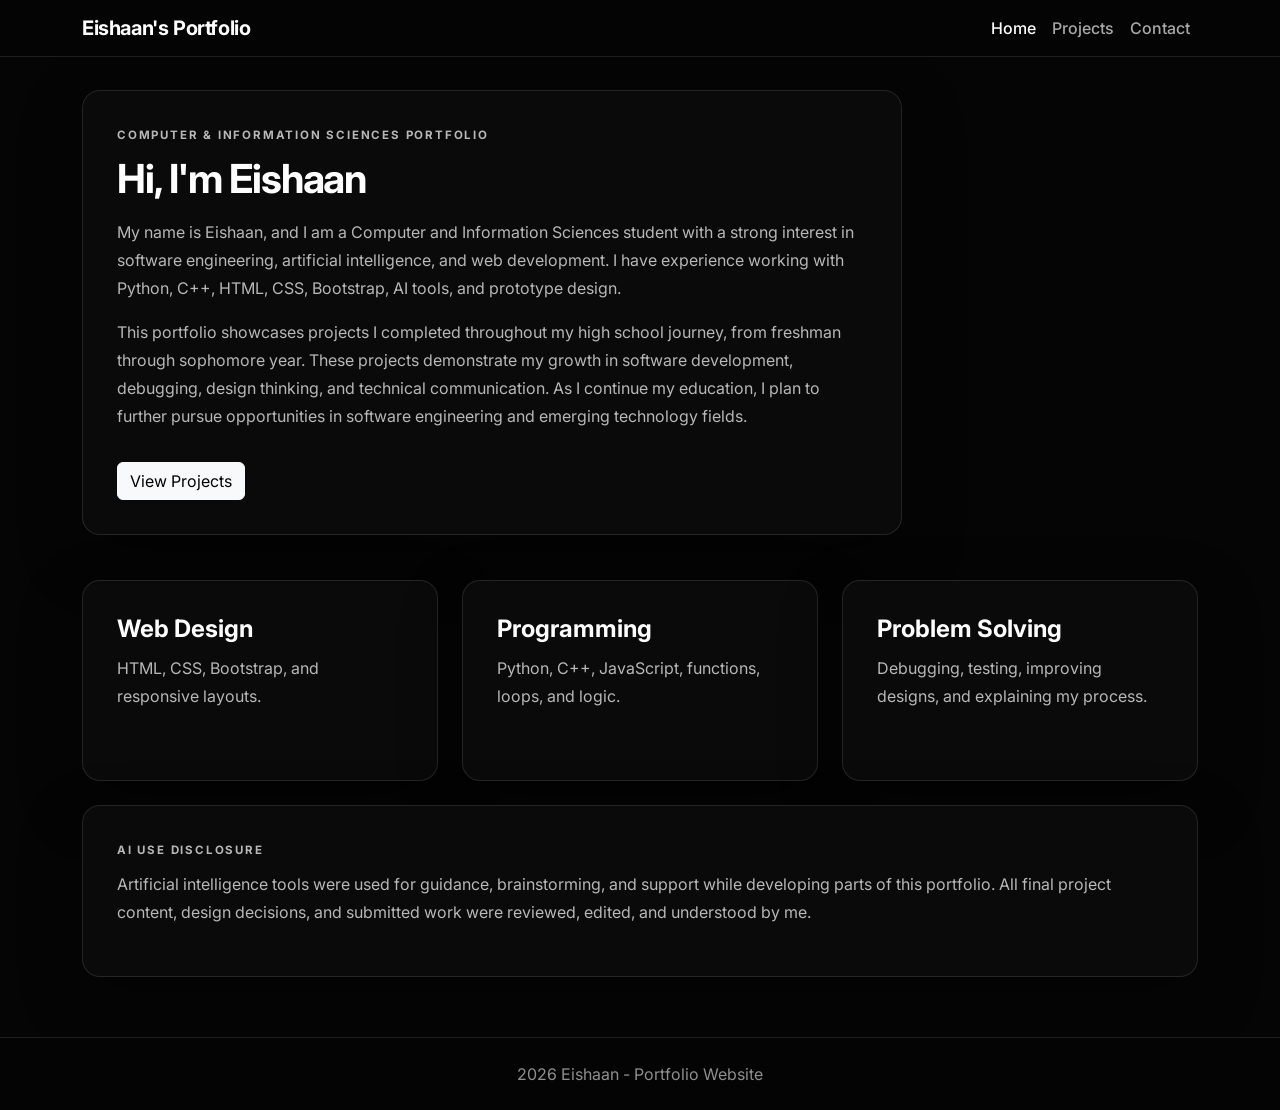
<file: index.html>
<!DOCTYPE html>
<html lang="en">
<head>
  <meta charset="UTF-8" />
  <meta name="viewport" content="width=device-width, initial-scale=1.0" />

  <title>Eishaan's Portfolio</title>

  <link href="https://cdn.jsdelivr.net/npm/bootstrap@5.3.3/dist/css/bootstrap.min.css" rel="stylesheet">
  <link href="https://fonts.googleapis.com/css2?family=Inter:wght@400;600;700&display=swap" rel="stylesheet">
  <link rel="stylesheet" href="style.css">
</head>
<body>

<iframe class="p5-background" src="https://editor.p5js.org/EISHAAN/full/vcULu6xx0"></iframe>

<nav class="navbar navbar-expand-lg navbar-dark bg-black border-bottom fixed-top">
  <div class="container">
    <a class="navbar-brand fw-bold" href="index.html">Eishaan's Portfolio</a>

    <button class="navbar-toggler" type="button" data-bs-toggle="collapse" data-bs-target="#navbarNav">
      <span class="navbar-toggler-icon"></span>
    </button>

    <div class="collapse navbar-collapse justify-content-end" id="navbarNav">
      <ul class="navbar-nav">
        <li class="nav-item"><a class="nav-link active" href="index.html">Home</a></li>
        <li class="nav-item"><a class="nav-link" href="About.html">Projects</a></li>
        <li class="nav-item"><a class="nav-link" href="Contact.html">Contact</a></li>
      </ul>
    </div>
  </div>
</nav>

<section class="hero">
  <div class="container">
    <div class="hero-box">
      <p class="small-label">Computer & Information Sciences Portfolio</p>
      <h1>Hi, I'm Eishaan</h1>

      <p>
        My name is Eishaan, and I am a Computer and Information Sciences student with a strong interest
        in software engineering, artificial intelligence, and web development. I have experience working
        with Python, C++, HTML, CSS, Bootstrap, AI tools, and prototype design.
      </p>

      <p>
        This portfolio showcases projects I completed throughout my high school journey, from freshman
        through sophomore year. These projects demonstrate my growth in software development, debugging,
        design thinking, and technical communication. As I continue my education, I plan to further pursue
        opportunities in software engineering and emerging technology fields.
      </p>

      <a href="About.html" class="btn btn-light mt-3">View Projects</a>
    </div>
  </div>
</section>

<section class="container">
  <div class="row g-4">
    <div class="col-md-4">
      <div class="simple-card">
        <h4>Web Design</h4>
        <p>HTML, CSS, Bootstrap, and responsive layouts.</p>
      </div>
    </div>

    <div class="col-md-4">
      <div class="simple-card">
        <h4>Programming</h4>
        <p>Python, C++, JavaScript, functions, loops, and logic.</p>
      </div>
    </div>

    <div class="col-md-4">
      <div class="simple-card">
        <h4>Problem Solving</h4>
        <p>Debugging, testing, improving designs, and explaining my process.</p>
      </div>
    </div>
  </div>
</section>

<section class="container">
  <div class="simple-card mt-4">
    <p class="small-label">AI Use Disclosure</p>
    <p>
      Artificial intelligence tools were used for guidance, brainstorming, and support while developing parts of this portfolio.
      All final project content, design decisions, and submitted work were reviewed, edited, and understood by me.
    </p>
  </div>
</section>

<footer>
  <div class="container">
    <p>2026 Eishaan - Portfolio Website</p>
  </div>
</footer>

<script src="https://cdn.jsdelivr.net/npm/bootstrap@5.3.3/dist/js/bootstrap.bundle.min.js"></script>

</body>
</html>
</file>
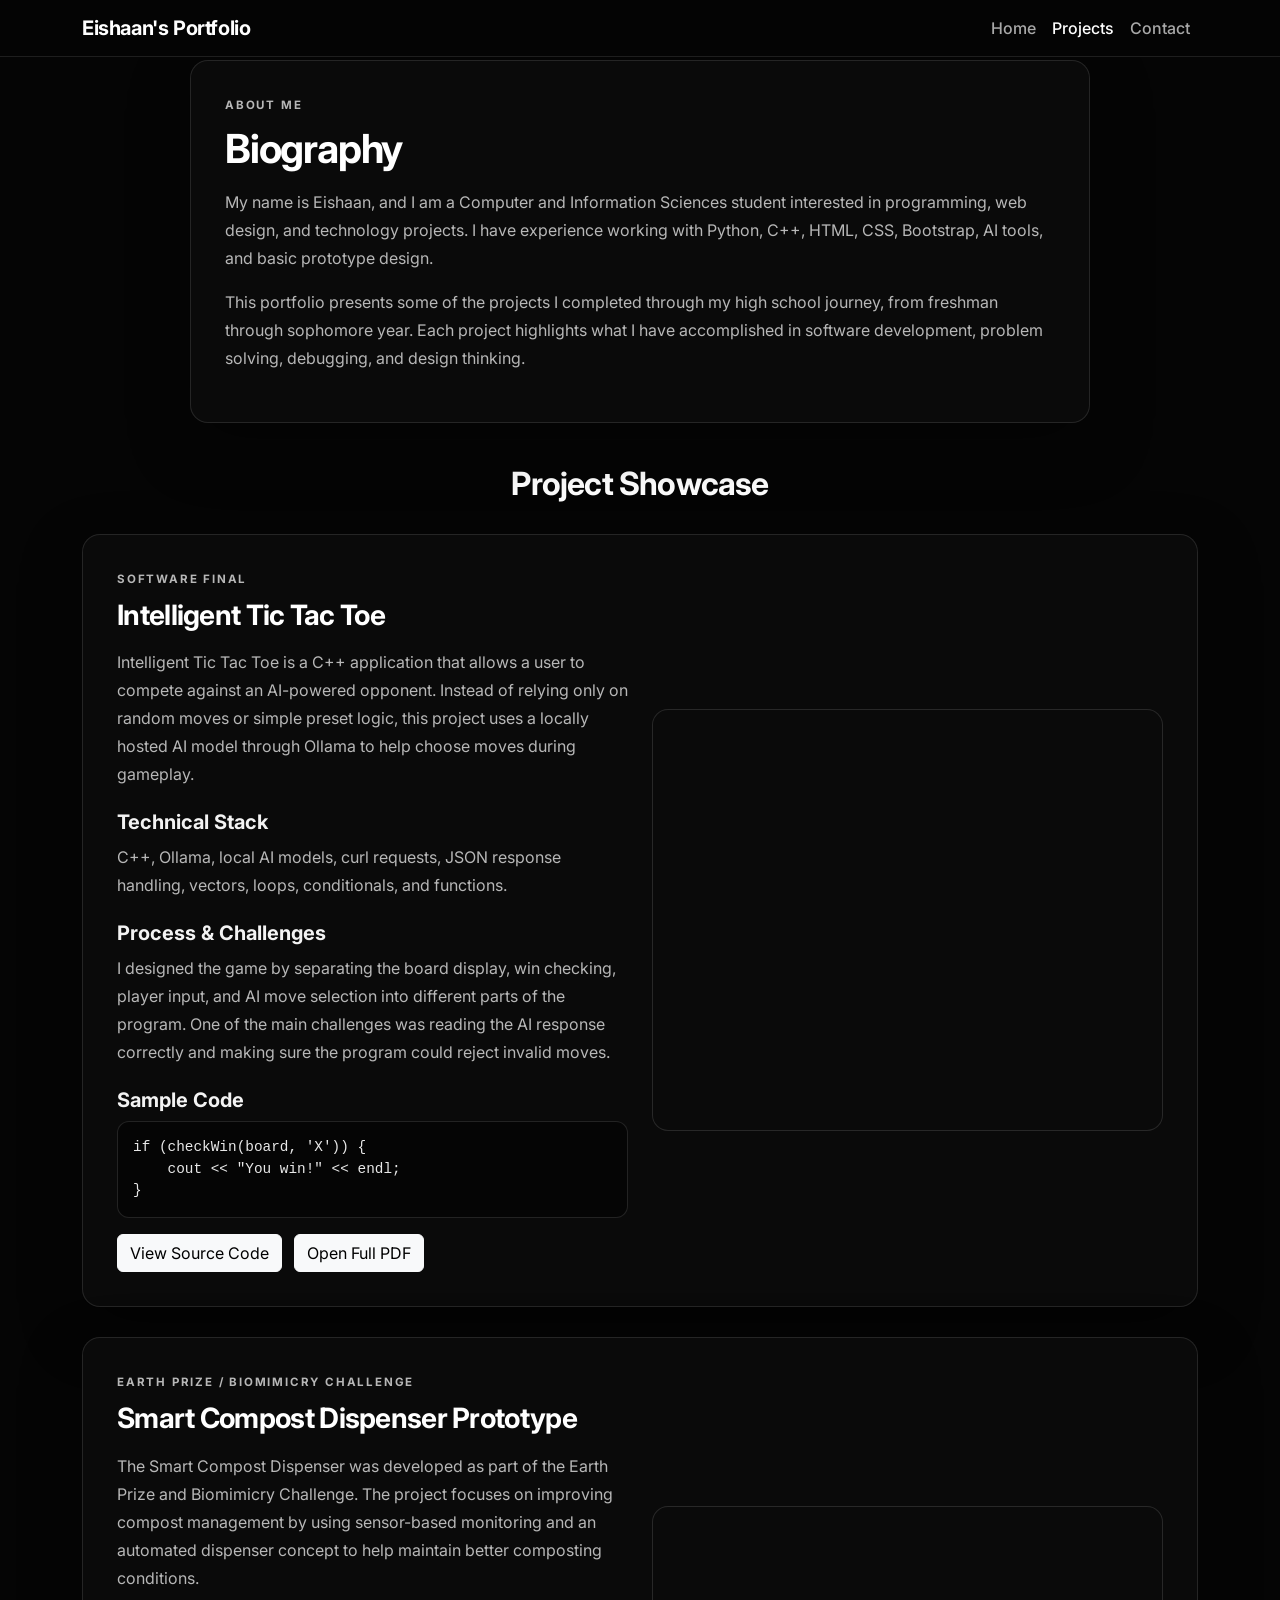
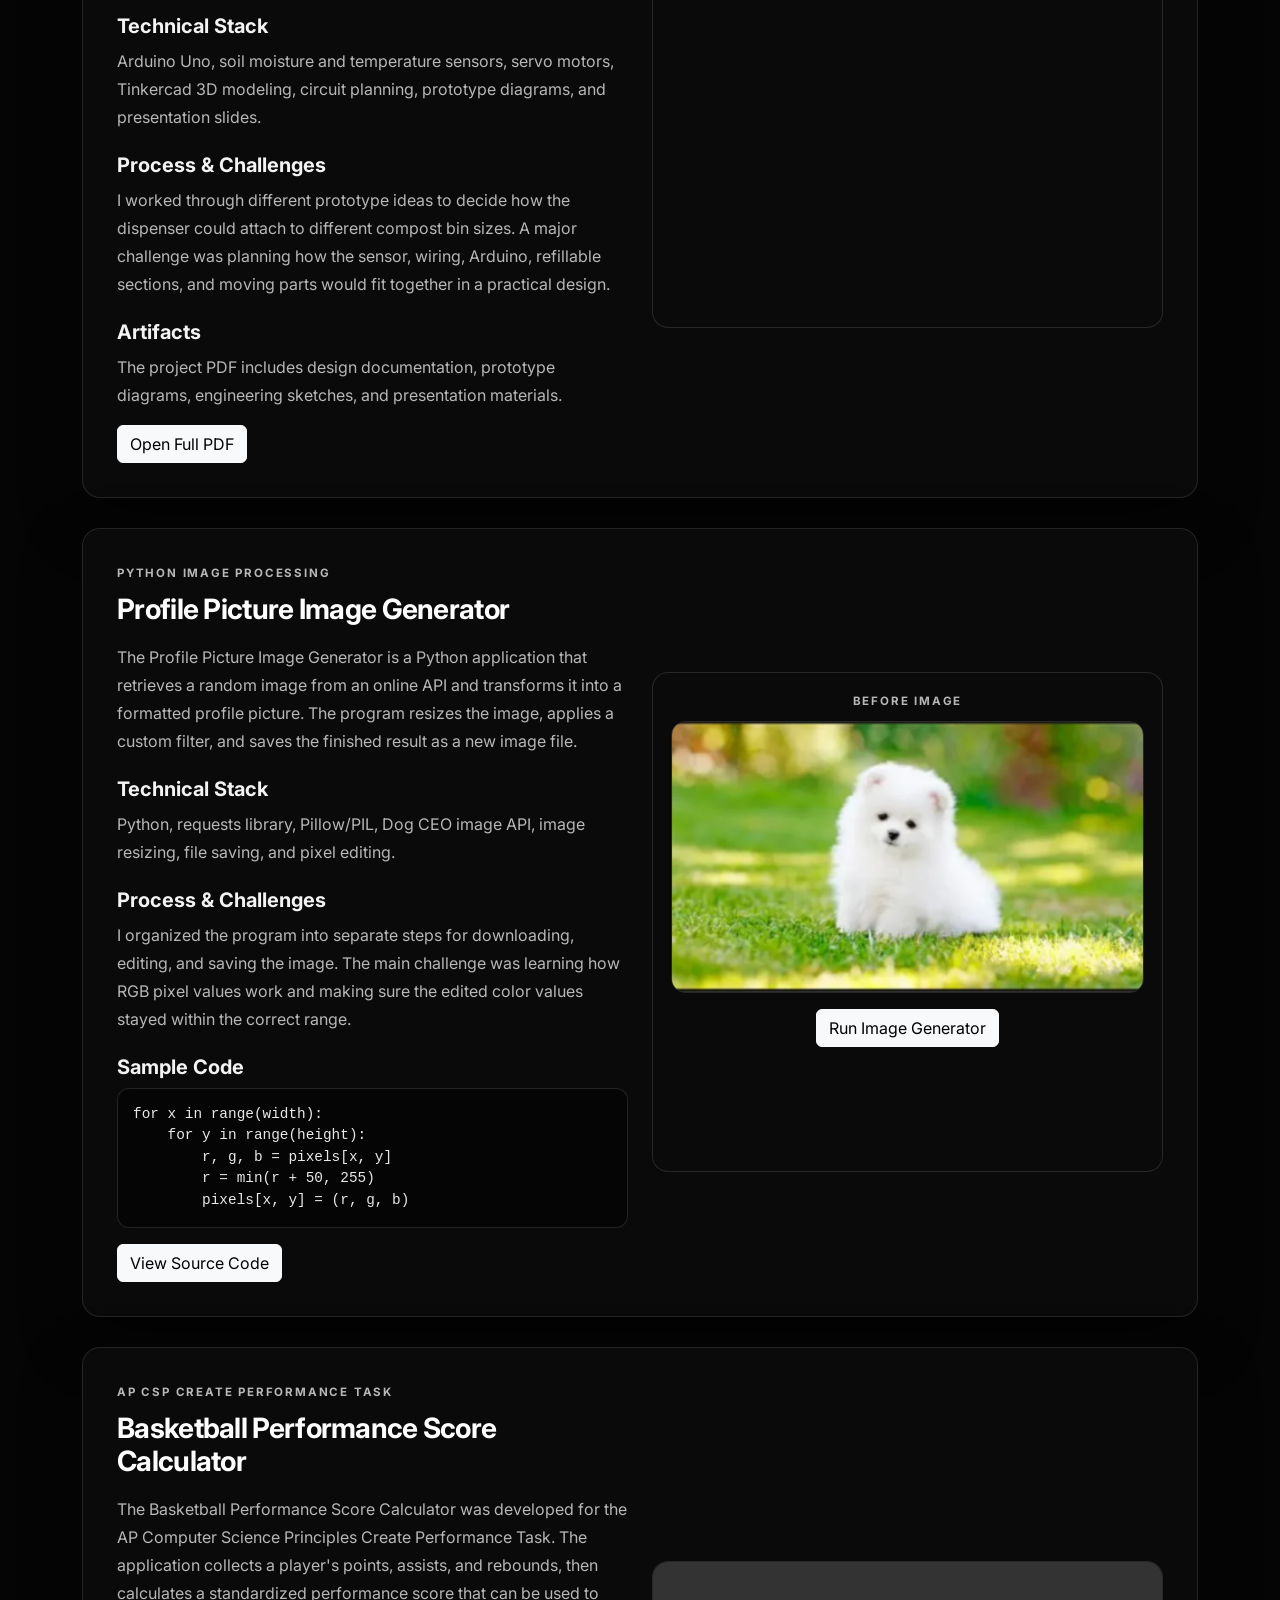
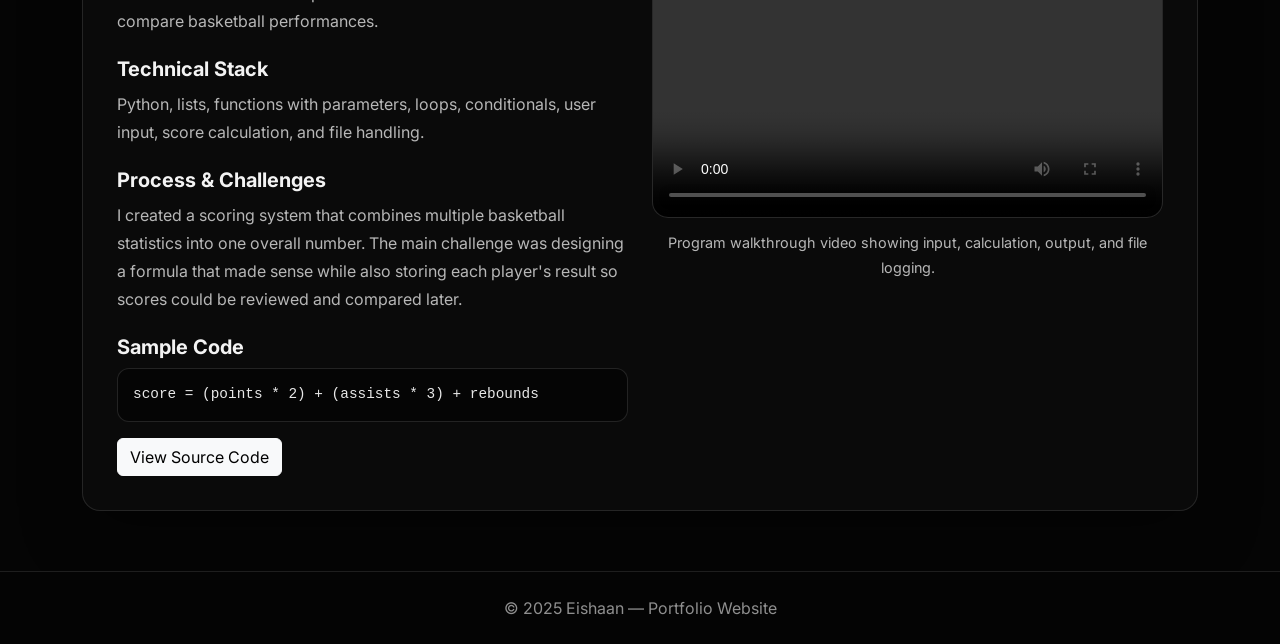
<file: about.html>
<!DOCTYPE html>
<html lang="en">
<head>
  <meta charset="UTF-8" />
  <meta name="viewport" content="width=device-width, initial-scale=1.0" />

  <title>Projects</title>

  <link href="https://cdn.jsdelivr.net/npm/bootstrap@5.3.3/dist/css/bootstrap.min.css" rel="stylesheet">
  <link href="https://fonts.googleapis.com/css2?family=Inter:wght@400;600;700&display=swap" rel="stylesheet">
  <link rel="stylesheet" href="style.css">
</head>
<body>

<iframe class="p5-background" src="https://editor.p5js.org/EISHAAN/full/vcULu6xx0"></iframe>

<nav class="navbar navbar-expand-lg navbar-dark bg-black border-bottom fixed-top">
  <div class="container">
    <a class="navbar-brand fw-bold" href="index.html">Eishaan's Portfolio</a>

    <button class="navbar-toggler" type="button" data-bs-toggle="collapse" data-bs-target="#navbarNav">
      <span class="navbar-toggler-icon"></span>
    </button>

    <div class="collapse navbar-collapse justify-content-end" id="navbarNav">
      <ul class="navbar-nav">
        <li class="nav-item"><a class="nav-link" href="index.html">Home</a></li>
        <li class="nav-item"><a class="nav-link active" href="About.html">Projects</a></li>
        <li class="nav-item"><a class="nav-link" href="Contact.html">Contact</a></li>
      </ul>
    </div>
  </div>
</nav>

<section class="container">
  <div class="page-intro">
    <p class="small-label">About Me</p>
    <h1>Biography</h1>

    <p>
      My name is Eishaan, and I am a Computer and Information Sciences student interested in programming,
      web design, and technology projects. I have experience working with Python, C++, HTML, CSS,
      Bootstrap, AI tools, and basic prototype design.
    </p>

    <p>
      This portfolio presents some of the projects I completed through my high school journey, from freshman
      through sophomore year. Each project highlights what I have accomplished in software development,
      problem solving, debugging, and design thinking.
    </p>
  </div>
</section>

<section class="container">
  <h2 class="section-title">Project Showcase</h2>

  <div class="project-card">
    <div class="row g-4 align-items-center">
      <div class="col-md-6">
        <p class="small-label">Software Final</p>
        <h3>Intelligent Tic Tac Toe</h3>

        <p>
          Intelligent Tic Tac Toe is a C++ application that allows a user to compete against an AI-powered opponent.
          Instead of relying only on random moves or simple preset logic, this project uses a locally hosted AI model
          through Ollama to help choose moves during gameplay.
        </p>

        <h5>Technical Stack</h5>
        <p>
          C++, Ollama, local AI models, curl requests, JSON response handling, vectors, loops, conditionals,
          and functions.
        </p>

        <h5>Process & Challenges</h5>
        <p>
          I designed the game by separating the board display, win checking, player input, and AI move selection
          into different parts of the program. One of the main challenges was reading the AI response correctly
          and making sure the program could reject invalid moves.
        </p>

        <h5>Sample Code</h5>
        <pre><code>if (checkWin(board, 'X')) {
    cout &lt;&lt; "You win!" &lt;&lt; endl;
}</code></pre>

        <a class="btn btn-light" href="https://github.com/Eishaan465/34" target="_blank">View Source Code</a>
        <a class="btn btn-light ms-2" href="ai-tic-tac-toe.pdf" target="_blank">Open Full PDF</a>
      </div>

      <div class="col-md-6">
        <div class="pdf-box">
          <iframe src="ai-tic-tac-toe.pdf#toolbar=0&page=1"></iframe>
        </div>
      </div>
    </div>
  </div>

  <div class="project-card">
    <div class="row g-4 align-items-center">
      <div class="col-md-6">
        <p class="small-label">Earth Prize / Biomimicry Challenge</p>
        <h3>Smart Compost Dispenser Prototype</h3>

        <p>
          The Smart Compost Dispenser was developed as part of the Earth Prize and Biomimicry Challenge.
          The project focuses on improving compost management by using sensor-based monitoring and an
          automated dispenser concept to help maintain better composting conditions.
        </p>

        <h5>Technical Stack</h5>
        <p>
          Arduino Uno, soil moisture and temperature sensors, servo motors, Tinkercad 3D modeling,
          circuit planning, prototype diagrams, and presentation slides.
        </p>

        <h5>Process & Challenges</h5>
        <p>
          I worked through different prototype ideas to decide how the dispenser could attach to different compost
          bin sizes. A major challenge was planning how the sensor, wiring, Arduino, refillable sections, and
          moving parts would fit together in a practical design.
        </p>

        <h5>Artifacts</h5>
        <p>
          The project PDF includes design documentation, prototype diagrams, engineering sketches, and
          presentation materials.
        </p>

        <a class="btn btn-light" href="biomimicry.pdf" target="_blank">Open Full PDF</a>
      </div>

      <div class="col-md-6">
        <div class="pdf-box">
          <iframe src="biomimicry.pdf#toolbar=0&page=1"></iframe>
        </div>
      </div>
    </div>
  </div>

  <div class="project-card">
    <div class="row g-4 align-items-center">
      <div class="col-md-6">
        <p class="small-label">Python Image Processing</p>
        <h3>Profile Picture Image Generator</h3>

        <p>
          The Profile Picture Image Generator is a Python application that retrieves a random image from an online
          API and transforms it into a formatted profile picture. The program resizes the image, applies a custom
          filter, and saves the finished result as a new image file.
        </p>

        <h5>Technical Stack</h5>
        <p>
          Python, requests library, Pillow/PIL, Dog CEO image API, image resizing, file saving, and pixel editing.
        </p>

        <h5>Process & Challenges</h5>
        <p>
          I organized the program into separate steps for downloading, editing, and saving the image. The main
          challenge was learning how RGB pixel values work and making sure the edited color values stayed within
          the correct range.
        </p>

        <h5>Sample Code</h5>
        <pre><code>for x in range(width):
    for y in range(height):
        r, g, b = pixels[x, y]
        r = min(r + 50, 255)
        pixels[x, y] = (r, g, b)</code></pre>

        <a class="btn btn-light" href="https://github.com/Eishaan465/12341" target="_blank">View Source Code</a>
      </div>

      <div class="col-md-6">
        <div class="image-demo">
          <p id="dogStatus" class="small-label">Before Image</p>
          <img id="dogImage" src="images/dog-before.png" alt="Dog image before running the Python image generator">
          <button class="btn btn-light mt-3" onclick="runDogDemo()">Run Image Generator</button>
        </div>
      </div>
    </div>
  </div>

  <div class="project-card">
    <div class="row g-4 align-items-center">
      <div class="col-md-6">
        <p class="small-label">AP CSP Create Performance Task</p>
        <h3>Basketball Performance Score Calculator</h3>

        <p>
          The Basketball Performance Score Calculator was developed for the AP Computer Science Principles Create
          Performance Task. The application collects a player's points, assists, and rebounds, then calculates a
          standardized performance score that can be used to compare basketball performances.
        </p>

        <h5>Technical Stack</h5>
        <p>
          Python, lists, functions with parameters, loops, conditionals, user input, score calculation,
          and file handling.
        </p>

        <h5>Process & Challenges</h5>
        <p>
          I created a scoring system that combines multiple basketball statistics into one overall number.
          The main challenge was designing a formula that made sense while also storing each player's result
          so scores could be reviewed and compared later.
        </p>

        <h5>Sample Code</h5>
        <pre><code>score = (points * 2) + (assists * 3) + rebounds</code></pre>

        <a class="btn btn-light" href="https://github.com/Eishaan465/Player-Basketball-Stats" target="_blank">View Source Code</a>
      </div>

      <div class="col-md-6">
        <div class="video-box">
          <video controls>
            <source src="ap-csp-walkthrough.mp4" type="video/mp4">
            Your browser does not support the video tag.
          </video>
        </div>

        <p class="video-caption">
          Program walkthrough video showing input, calculation, output, and file logging.
        </p>
      </div>
    </div>
  </div>
</section>

<footer>
  <div class="container">
    <p>© 2025 Eishaan — Portfolio Website</p>
  </div>
</footer>

<script>
  function runDogDemo() {
    const dogImage = document.getElementById("dogImage");
    const dogStatus = document.getElementById("dogStatus");

    dogStatus.textContent = "Running Image Generator...";

    setTimeout(function () {
      dogImage.src = "images/dog-after.png";
      dogImage.alt = "Dog image after running the Python image generator";
      dogStatus.textContent = "After Image";
    }, 900);
  }
</script>

<script src="https://cdn.jsdelivr.net/npm/bootstrap@5.3.3/dist/js/bootstrap.bundle.min.js"></script>

</body>
</html>
</file>
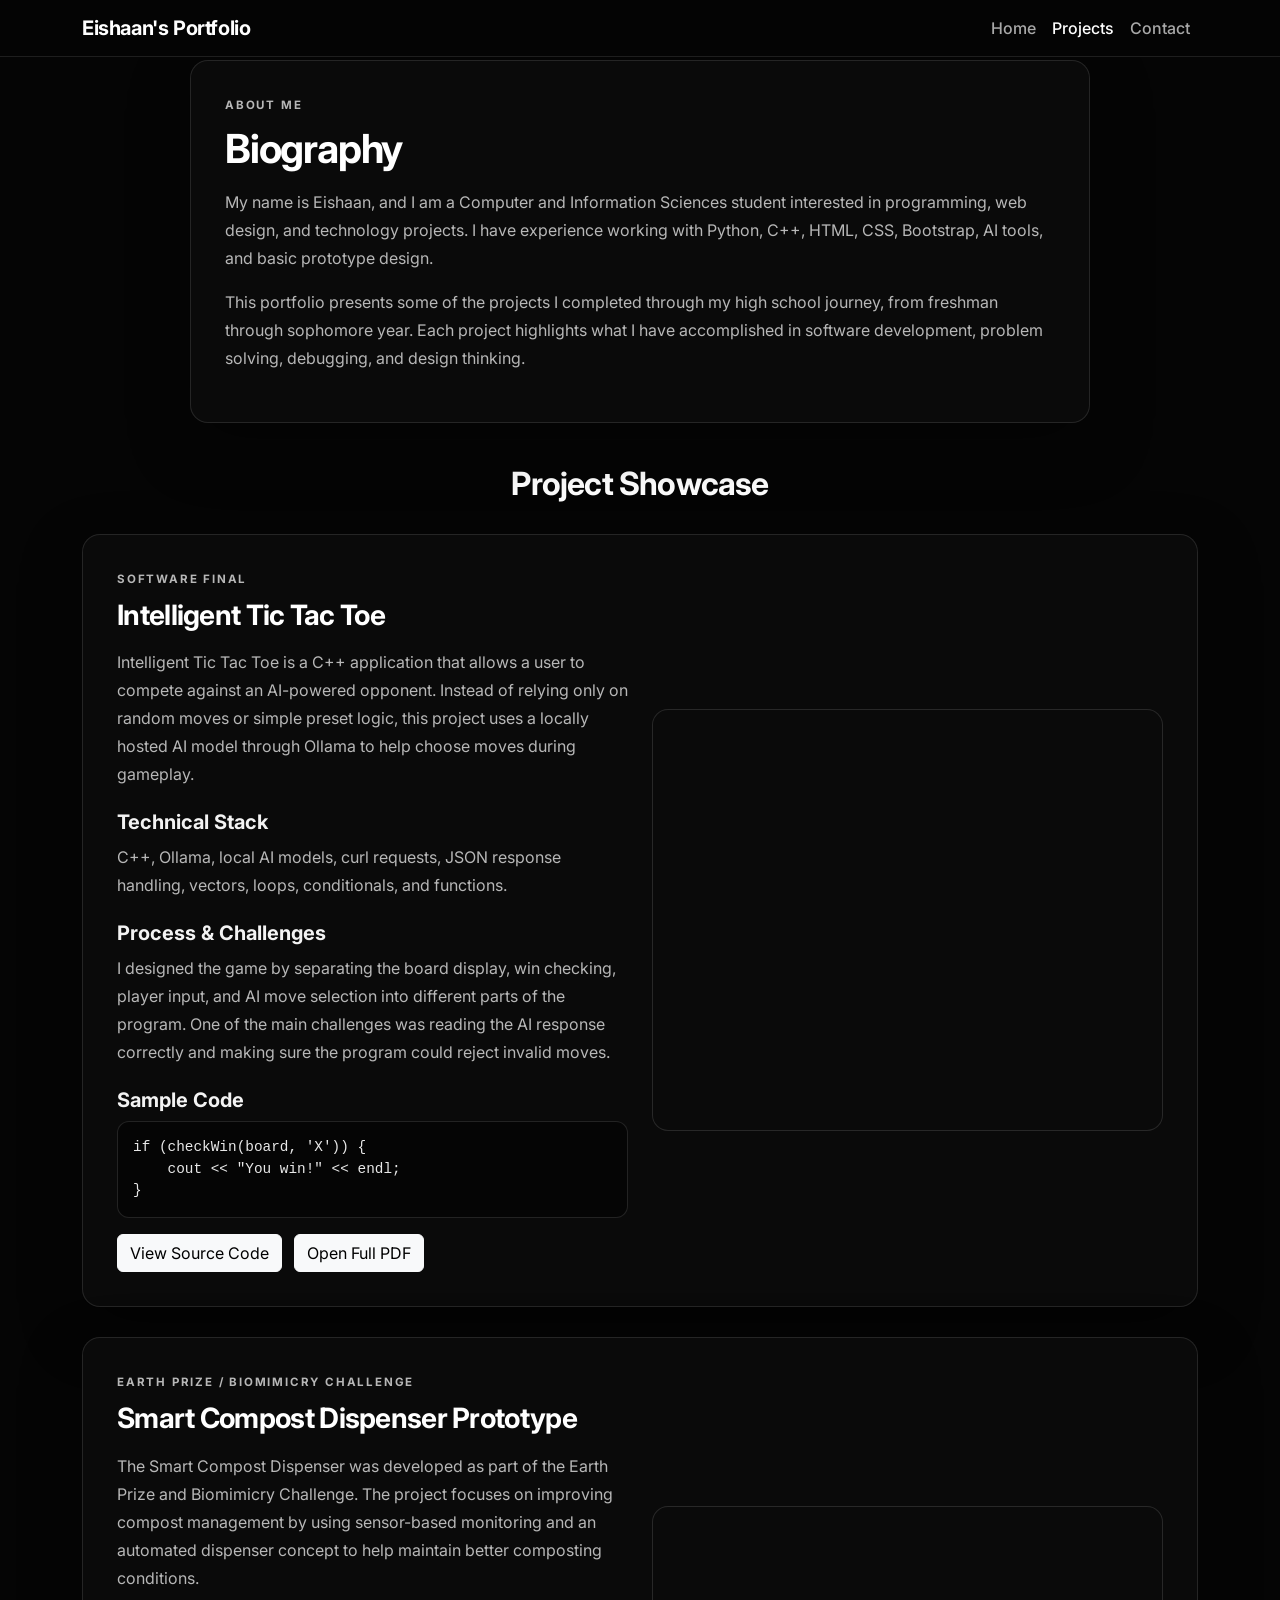
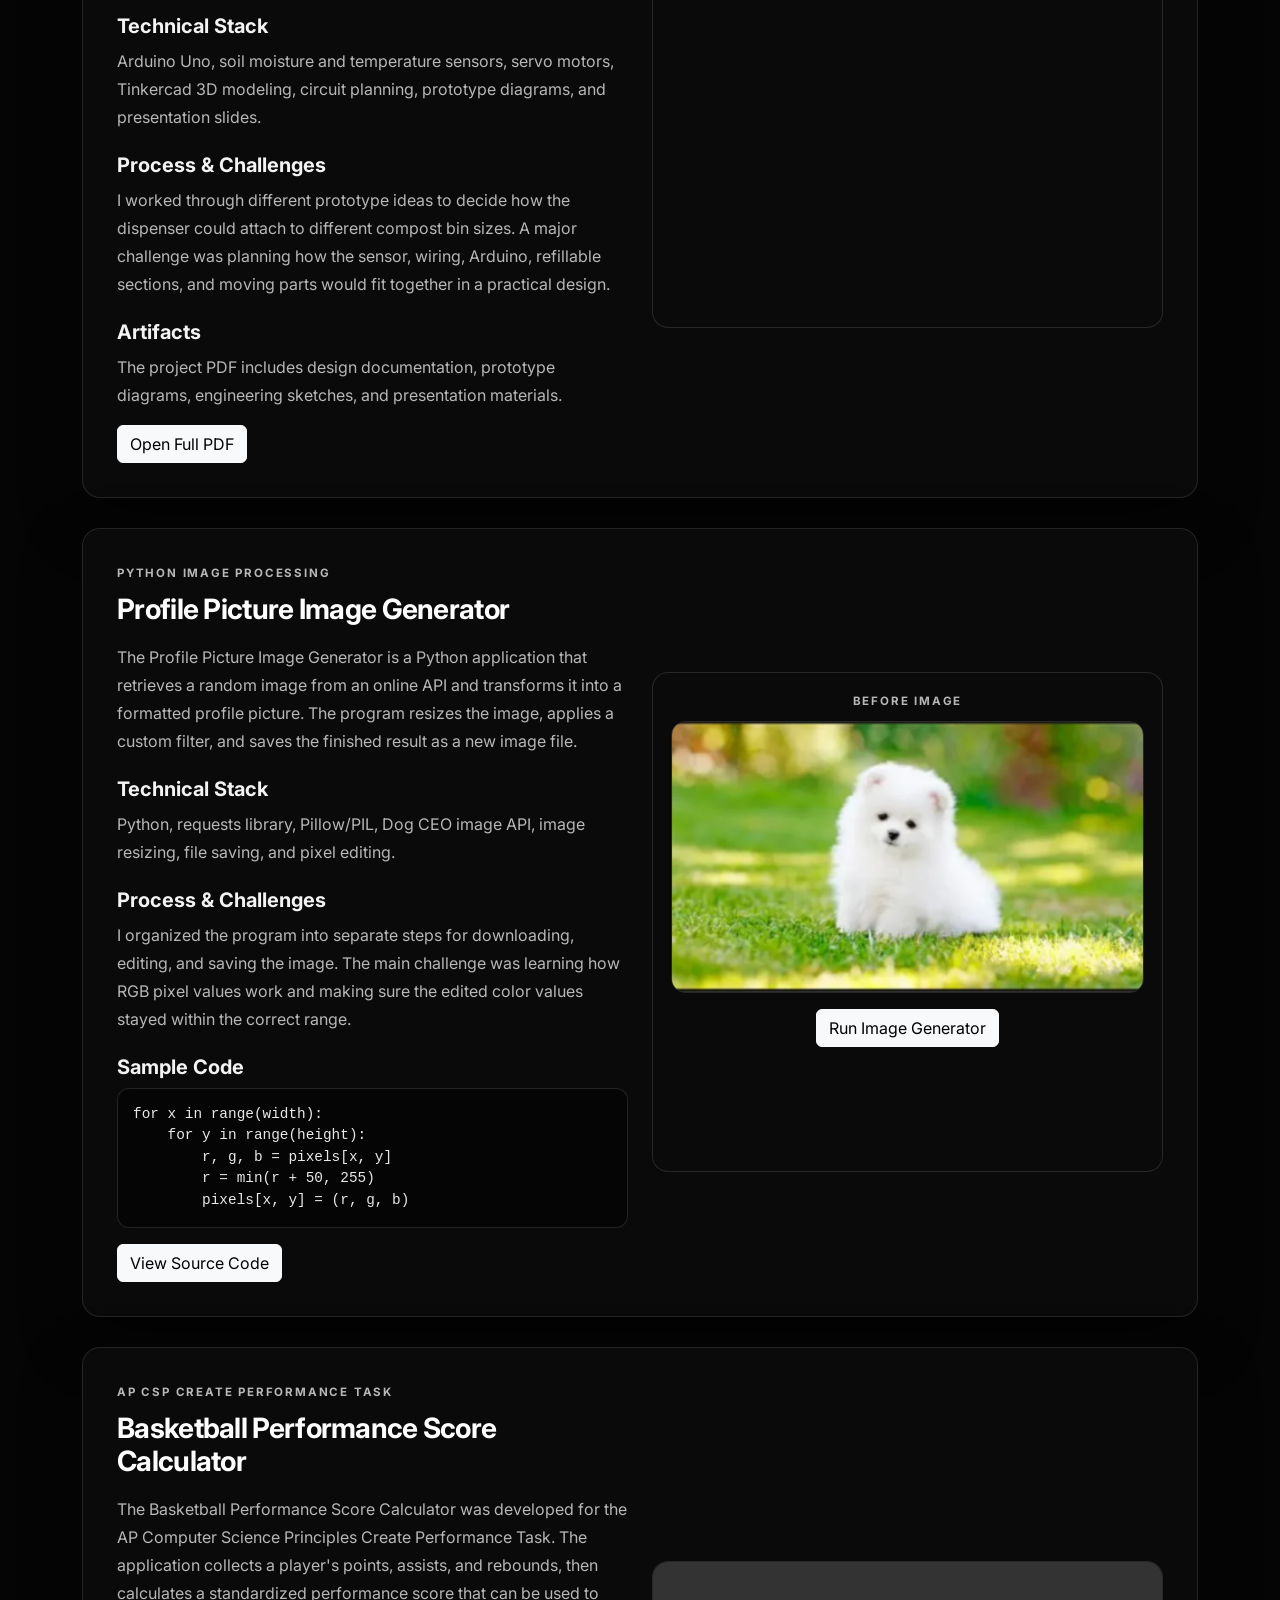
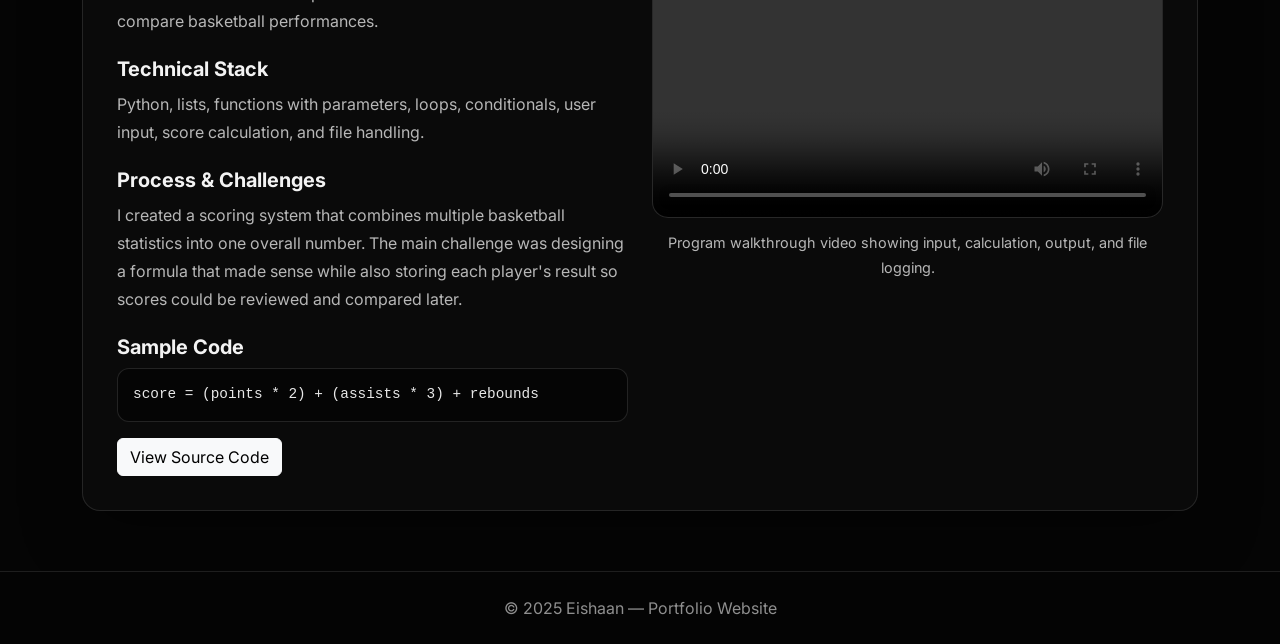
<file: About.html>
<!DOCTYPE html>
<html lang="en">
<head>
  <meta charset="UTF-8" />
  <meta name="viewport" content="width=device-width, initial-scale=1.0" />

  <title>Projects</title>

  <link href="https://cdn.jsdelivr.net/npm/bootstrap@5.3.3/dist/css/bootstrap.min.css" rel="stylesheet">
  <link href="https://fonts.googleapis.com/css2?family=Inter:wght@400;600;700&display=swap" rel="stylesheet">
  <link rel="stylesheet" href="style.css">
</head>
<body>

<iframe class="p5-background" src="https://editor.p5js.org/EISHAAN/full/vcULu6xx0"></iframe>

<nav class="navbar navbar-expand-lg navbar-dark bg-black border-bottom fixed-top">
  <div class="container">
    <a class="navbar-brand fw-bold" href="index.html">Eishaan's Portfolio</a>

    <button class="navbar-toggler" type="button" data-bs-toggle="collapse" data-bs-target="#navbarNav">
      <span class="navbar-toggler-icon"></span>
    </button>

    <div class="collapse navbar-collapse justify-content-end" id="navbarNav">
      <ul class="navbar-nav">
        <li class="nav-item"><a class="nav-link" href="index.html">Home</a></li>
        <li class="nav-item"><a class="nav-link active" href="About.html">Projects</a></li>
        <li class="nav-item"><a class="nav-link" href="Contact.html">Contact</a></li>
      </ul>
    </div>
  </div>
</nav>

<section class="container">
  <div class="page-intro">
    <p class="small-label">About Me</p>
    <h1>Biography</h1>

    <p>
      My name is Eishaan, and I am a Computer and Information Sciences student interested in programming,
      web design, and technology projects. I have experience working with Python, C++, HTML, CSS,
      Bootstrap, AI tools, and basic prototype design.
    </p>

    <p>
      This portfolio presents some of the projects I completed through my high school journey, from freshman
      through sophomore year. Each project highlights what I have accomplished in software development,
      problem solving, debugging, and design thinking.
    </p>
  </div>
</section>

<section class="container">
  <h2 class="section-title">Project Showcase</h2>

  <div class="project-card">
    <div class="row g-4 align-items-center">
      <div class="col-md-6">
        <p class="small-label">Software Final</p>
        <h3>Intelligent Tic Tac Toe</h3>

        <p>
          Intelligent Tic Tac Toe is a C++ application that allows a user to compete against an AI-powered opponent.
          Instead of relying only on random moves or simple preset logic, this project uses a locally hosted AI model
          through Ollama to help choose moves during gameplay.
        </p>

        <h5>Technical Stack</h5>
        <p>
          C++, Ollama, local AI models, curl requests, JSON response handling, vectors, loops, conditionals,
          and functions.
        </p>

        <h5>Process & Challenges</h5>
        <p>
          I designed the game by separating the board display, win checking, player input, and AI move selection
          into different parts of the program. One of the main challenges was reading the AI response correctly
          and making sure the program could reject invalid moves.
        </p>

        <h5>Sample Code</h5>
        <pre><code>if (checkWin(board, 'X')) {
    cout &lt;&lt; "You win!" &lt;&lt; endl;
}</code></pre>

        <a class="btn btn-light" href="https://github.com/Eishaan465/34" target="_blank">View Source Code</a>
        <a class="btn btn-light ms-2" href="ai-tic-tac-toe.pdf" target="_blank">Open Full PDF</a>
      </div>

      <div class="col-md-6">
        <div class="pdf-box">
          <iframe src="ai-tic-tac-toe.pdf#toolbar=0&page=1"></iframe>
        </div>
      </div>
    </div>
  </div>

  <div class="project-card">
    <div class="row g-4 align-items-center">
      <div class="col-md-6">
        <p class="small-label">Earth Prize / Biomimicry Challenge</p>
        <h3>Smart Compost Dispenser Prototype</h3>

        <p>
          The Smart Compost Dispenser was developed as part of the Earth Prize and Biomimicry Challenge.
          The project focuses on improving compost management by using sensor-based monitoring and an
          automated dispenser concept to help maintain better composting conditions.
        </p>

        <h5>Technical Stack</h5>
        <p>
          Arduino Uno, soil moisture and temperature sensors, servo motors, Tinkercad 3D modeling,
          circuit planning, prototype diagrams, and presentation slides.
        </p>

        <h5>Process & Challenges</h5>
        <p>
          I worked through different prototype ideas to decide how the dispenser could attach to different compost
          bin sizes. A major challenge was planning how the sensor, wiring, Arduino, refillable sections, and
          moving parts would fit together in a practical design.
        </p>

        <h5>Artifacts</h5>
        <p>
          The project PDF includes design documentation, prototype diagrams, engineering sketches, and
          presentation materials.
        </p>

        <a class="btn btn-light" href="biomimicry.pdf" target="_blank">Open Full PDF</a>
      </div>

      <div class="col-md-6">
        <div class="pdf-box">
          <iframe src="biomimicry.pdf#toolbar=0&page=1"></iframe>
        </div>
      </div>
    </div>
  </div>

  <div class="project-card">
    <div class="row g-4 align-items-center">
      <div class="col-md-6">
        <p class="small-label">Python Image Processing</p>
        <h3>Profile Picture Image Generator</h3>

        <p>
          The Profile Picture Image Generator is a Python application that retrieves a random image from an online
          API and transforms it into a formatted profile picture. The program resizes the image, applies a custom
          filter, and saves the finished result as a new image file.
        </p>

        <h5>Technical Stack</h5>
        <p>
          Python, requests library, Pillow/PIL, Dog CEO image API, image resizing, file saving, and pixel editing.
        </p>

        <h5>Process & Challenges</h5>
        <p>
          I organized the program into separate steps for downloading, editing, and saving the image. The main
          challenge was learning how RGB pixel values work and making sure the edited color values stayed within
          the correct range.
        </p>

        <h5>Sample Code</h5>
        <pre><code>for x in range(width):
    for y in range(height):
        r, g, b = pixels[x, y]
        r = min(r + 50, 255)
        pixels[x, y] = (r, g, b)</code></pre>

        <a class="btn btn-light" href="https://github.com/Eishaan465/12341" target="_blank">View Source Code</a>
      </div>

      <div class="col-md-6">
        <div class="image-demo">
          <p id="dogStatus" class="small-label">Before Image</p>
          <img id="dogImage" src="images/dog-before.png" alt="Dog image before running the Python image generator">
          <button class="btn btn-light mt-3" onclick="runDogDemo()">Run Image Generator</button>
        </div>
      </div>
    </div>
  </div>

  <div class="project-card">
    <div class="row g-4 align-items-center">
      <div class="col-md-6">
        <p class="small-label">AP CSP Create Performance Task</p>
        <h3>Basketball Performance Score Calculator</h3>

        <p>
          The Basketball Performance Score Calculator was developed for the AP Computer Science Principles Create
          Performance Task. The application collects a player's points, assists, and rebounds, then calculates a
          standardized performance score that can be used to compare basketball performances.
        </p>

        <h5>Technical Stack</h5>
        <p>
          Python, lists, functions with parameters, loops, conditionals, user input, score calculation,
          and file handling.
        </p>

        <h5>Process & Challenges</h5>
        <p>
          I created a scoring system that combines multiple basketball statistics into one overall number.
          The main challenge was designing a formula that made sense while also storing each player's result
          so scores could be reviewed and compared later.
        </p>

        <h5>Sample Code</h5>
        <pre><code>score = (points * 2) + (assists * 3) + rebounds</code></pre>

        <a class="btn btn-light" href="https://github.com/Eishaan465/Player-Basketball-Stats" target="_blank">View Source Code</a>
      </div>

      <div class="col-md-6">
        <div class="video-box">
          <video controls>
            <source src="ap-csp-walkthrough.mp4" type="video/mp4">
            Your browser does not support the video tag.
          </video>
        </div>

        <p class="video-caption">
          Program walkthrough video showing input, calculation, output, and file logging.
        </p>
      </div>
    </div>
  </div>
</section>

<footer>
  <div class="container">
    <p>© 2025 Eishaan — Portfolio Website</p>
  </div>
</footer>

<script>
  function runDogDemo() {
    const dogImage = document.getElementById("dogImage");
    const dogStatus = document.getElementById("dogStatus");

    dogStatus.textContent = "Running Image Generator...";

    setTimeout(function () {
      dogImage.src = "images/dog-after.png";
      dogImage.alt = "Dog image after running the Python image generator";
      dogStatus.textContent = "After Image";
    }, 900);
  }
</script>

<script src="https://cdn.jsdelivr.net/npm/bootstrap@5.3.3/dist/js/bootstrap.bundle.min.js"></script>

</body>
</html>
</file>
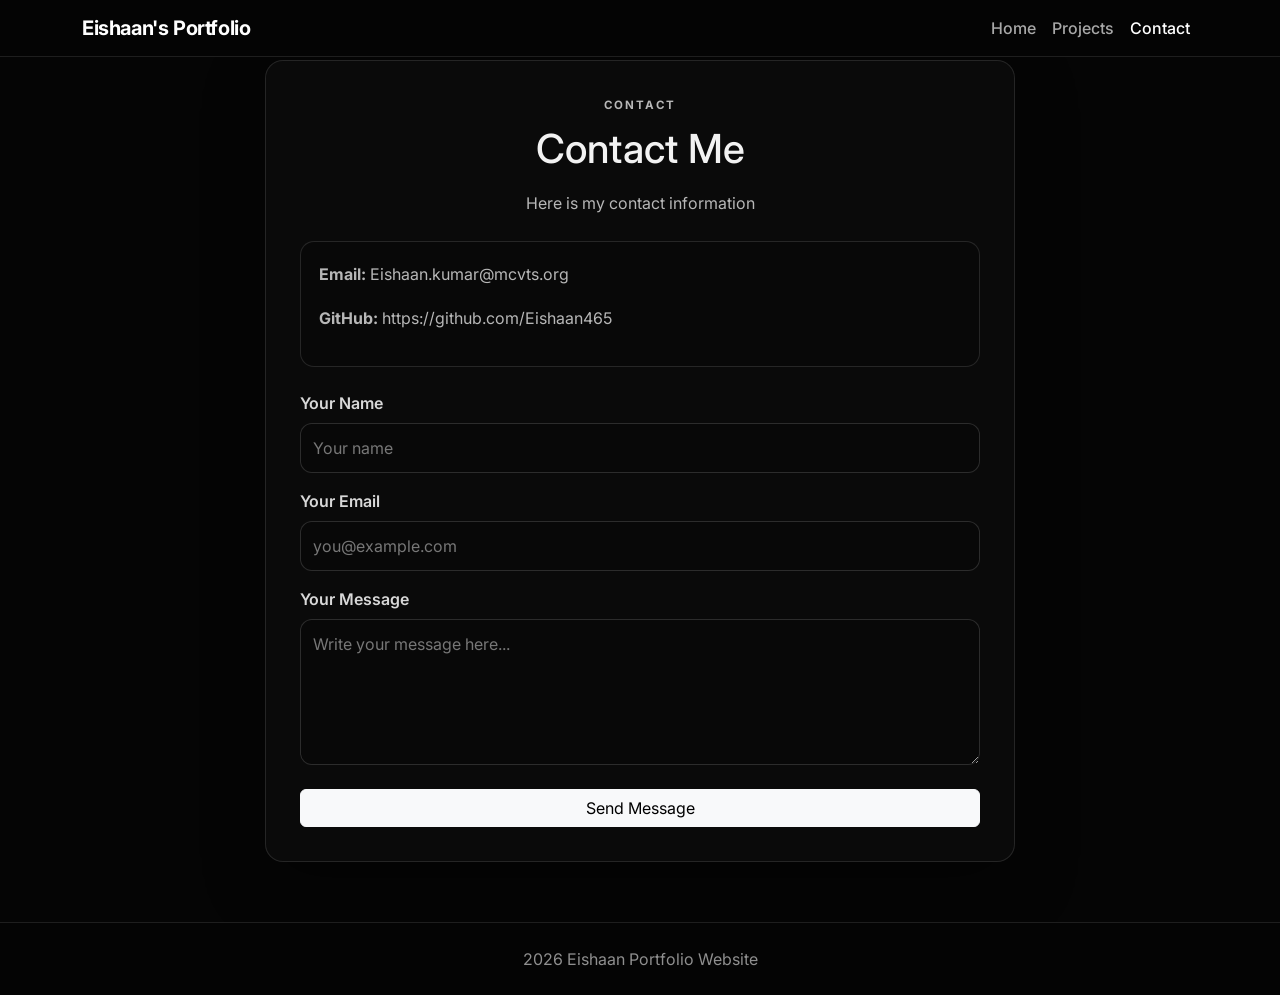
<file: contact.html>
<!DOCTYPE html>
<html lang="en">
<head>
  <meta charset="UTF-8" />
  <meta name="viewport" content="width=device-width, initial-scale=1.0" />

  <title>Contact Me</title>

  <link href="https://cdn.jsdelivr.net/npm/bootstrap@5.3.3/dist/css/bootstrap.min.css" rel="stylesheet">
  <link href="https://fonts.googleapis.com/css2?family=Inter:wght@400;600;700&display=swap" rel="stylesheet">
  <link rel="stylesheet" href="style.css">
</head>
<body>

<iframe class="p5-background" src="https://editor.p5js.org/EISHAAN/full/vcULu6xx0"></iframe>

<nav class="navbar navbar-expand-lg navbar-dark bg-black border-bottom fixed-top">
  <div class="container">
    <a class="navbar-brand fw-bold" href="index.html">Eishaan's Portfolio</a>

    <button class="navbar-toggler" type="button" data-bs-toggle="collapse" data-bs-target="#navbarNav">
      <span class="navbar-toggler-icon"></span>
    </button>

    <div class="collapse navbar-collapse justify-content-end" id="navbarNav">
      <ul class="navbar-nav">
        <li class="nav-item"><a class="nav-link" href="index.html">Home</a></li>
        <li class="nav-item"><a class="nav-link" href="About.html">Projects</a></li>
        <li class="nav-item"><a class="nav-link active" href="Contact.html">Contact</a></li>
      </ul>
    </div>
  </div>
</nav>

<section class="container">
  <div class="contact-card">
    <p class="small-label text-center">Contact</p>
    <h1 class="text-center mb-3">Contact Me</h1>

    <p class="text-center mb-4">
      Here is my contact information
    </p>

    <div class="contact-info">
      <p><strong>Email:</strong> Eishaan.kumar@mcvts.org</p>
      <p><strong>GitHub:</strong> https://github.com/Eishaan465 </p>
      
    </div>

    <form action="send_email.php" method="POST">
      <div class="mb-3">
        <label for="name" class="form-label">Your Name</label>
        <input type="text" class="form-control" id="name" name="name" placeholder="Your name">
      </div>

      <div class="mb-3">
        <label for="email" class="form-label">Your Email</label>
        <input type="email" class="form-control" id="email" name="email" placeholder="you@example.com">
      </div>

      <div class="mb-4">
        <label for="message" class="form-label">Your Message</label>
        <textarea class="form-control" id="message" name="message" rows="5" placeholder="Write your message here..."></textarea>
      </div>

      <button type="submit" class="btn btn-light w-100">Send Message</button>
    </form>
  </div>
</section>

<footer>
  <div class="container">
    <p>2026 Eishaan   Portfolio Website</p>
  </div>
</footer>

<script src="https://cdn.jsdelivr.net/npm/bootstrap@5.3.3/dist/js/bootstrap.bundle.min.js"></script>

</body>
</html>
</file>
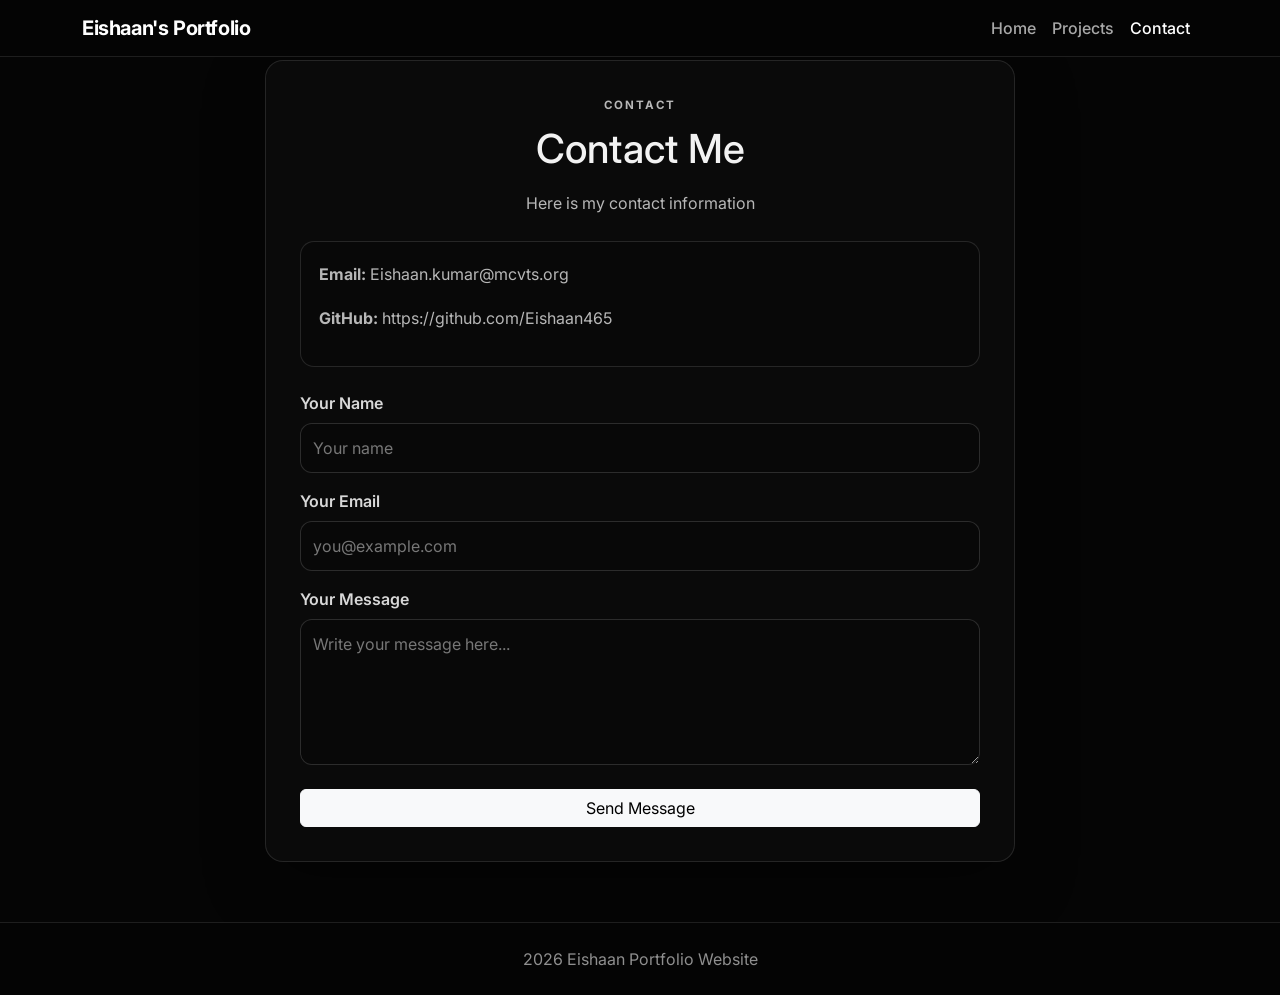
<file: Contact.html>
<!DOCTYPE html>
<html lang="en">
<head>
  <meta charset="UTF-8" />
  <meta name="viewport" content="width=device-width, initial-scale=1.0" />

  <title>Contact Me</title>

  <link href="https://cdn.jsdelivr.net/npm/bootstrap@5.3.3/dist/css/bootstrap.min.css" rel="stylesheet">
  <link href="https://fonts.googleapis.com/css2?family=Inter:wght@400;600;700&display=swap" rel="stylesheet">
  <link rel="stylesheet" href="style.css">
</head>
<body>

<iframe class="p5-background" src="https://editor.p5js.org/EISHAAN/full/vcULu6xx0"></iframe>

<nav class="navbar navbar-expand-lg navbar-dark bg-black border-bottom fixed-top">
  <div class="container">
    <a class="navbar-brand fw-bold" href="index.html">Eishaan's Portfolio</a>

    <button class="navbar-toggler" type="button" data-bs-toggle="collapse" data-bs-target="#navbarNav">
      <span class="navbar-toggler-icon"></span>
    </button>

    <div class="collapse navbar-collapse justify-content-end" id="navbarNav">
      <ul class="navbar-nav">
        <li class="nav-item"><a class="nav-link" href="index.html">Home</a></li>
        <li class="nav-item"><a class="nav-link" href="About.html">Projects</a></li>
        <li class="nav-item"><a class="nav-link active" href="Contact.html">Contact</a></li>
      </ul>
    </div>
  </div>
</nav>

<section class="container">
  <div class="contact-card">
    <p class="small-label text-center">Contact</p>
    <h1 class="text-center mb-3">Contact Me</h1>

    <p class="text-center mb-4">
      Here is my contact information
    </p>

    <div class="contact-info">
      <p><strong>Email:</strong> Eishaan.kumar@mcvts.org</p>
      <p><strong>GitHub:</strong> https://github.com/Eishaan465 </p>
      
    </div>

    <form action="send_email.php" method="POST">
      <div class="mb-3">
        <label for="name" class="form-label">Your Name</label>
        <input type="text" class="form-control" id="name" name="name" placeholder="Your name">
      </div>

      <div class="mb-3">
        <label for="email" class="form-label">Your Email</label>
        <input type="email" class="form-control" id="email" name="email" placeholder="you@example.com">
      </div>

      <div class="mb-4">
        <label for="message" class="form-label">Your Message</label>
        <textarea class="form-control" id="message" name="message" rows="5" placeholder="Write your message here..."></textarea>
      </div>

      <button type="submit" class="btn btn-light w-100">Send Message</button>
    </form>
  </div>
</section>

<footer>
  <div class="container">
    <p>2026 Eishaan   Portfolio Website</p>
  </div>
</footer>

<script src="https://cdn.jsdelivr.net/npm/bootstrap@5.3.3/dist/js/bootstrap.bundle.min.js"></script>

</body>
</html>
</file>
<file: style.css>
body {
  font-family: 'Inter', sans-serif;
  background-color: #050505;
  color: #f2f2f2;
  min-height: 100vh;
  margin: 0;
}

.p5-background {
  position: fixed;
  top: 0;
  left: 0;
  width: 100%;
  height: 100%;
  border: none;
  z-index: -1;
  pointer-events: none;
  
}

.navbar {
  background-color: rgba(5, 5, 5, 0.88) !important;
  backdrop-filter: blur(14px);
  border-bottom: 1px solid rgba(255, 255, 255, 0.1) !important;
}

.navbar-brand {
  font-weight: 700;
  color: #ffffff !important;
  letter-spacing: -0.4px;
}

.nav-link {
  color: #a8a8a8 !important;
  font-weight: 500;
}

.nav-link:hover,
.nav-link.active {
  color: #ffffff !important;
}

.hero {
  padding: 90px 0 45px;
}

.hero-box,
.page-intro,
.project-card,
.simple-card,
.contact-card {
  background-color: rgba(12, 12, 12, 0.86);
  border: 1px solid rgba(255, 255, 255, 0.11);
  border-radius: 18px;
  padding: 34px;
  box-shadow: 0 22px 60px rgba(0, 0, 0, 0.35);
  backdrop-filter: blur(18px);
}

.hero-box {
  max-width: 820px;
}

.hero-box h1,
.page-intro h1 {
  font-weight: 700;
  margin-bottom: 15px;
  letter-spacing: -1.2px;
  color: #ffffff;
}

.hero-box p,
.page-intro p,
.project-card p,
.simple-card p,
.contact-card p {
  color: #b7b7b7;
  line-height: 1.75;
}

.small-label {
  text-transform: uppercase;
  letter-spacing: 1.8px;
  font-size: 0.72rem;
  color: #8f8f8f;
  font-weight: 700;
  margin-bottom: 10px;
}

.simple-card {
  height: 100%;
  margin-bottom: 20px;
}

.simple-card h4 {
  font-weight: 700;
  margin-bottom: 10px;
  color: #ffffff;
}

.page-intro {
  margin: 60px auto 34px;
  max-width: 900px;
}

.section-title {
  margin: 42px 0 24px;
  font-weight: 700;
  text-align: center;
  color: #ffffff;
  letter-spacing: -0.8px;
}

.project-card {
  margin: 30px auto;
}

.project-card h3 {
  font-weight: 700;
  margin-bottom: 16px;
  color: #ffffff;
  letter-spacing: -0.7px;
}

.project-card h5 {
  font-weight: 700;
  margin-top: 22px;
  margin-bottom: 9px;
  color: #f3f3f3;
}

.project-card ul {
  color: #b7b7b7;
  padding-left: 20px;
}

.project-card li {
  margin-bottom: 6px;
}

.project-card pre {
  background-color: #050505;
  border: 1px solid rgba(255, 255, 255, 0.12);
  border-radius: 12px;
  padding: 15px;
  font-size: 0.9rem;
  overflow-x: auto;
  color: #e8e8e8;
}

.btn-dark,
.btn-outline-dark {
  background-color: #ffffff;
  border: 1px solid #ffffff;
  color: #050505;
  border-radius: 999px;
  padding: 10px 18px;
  font-weight: 600;
}

.btn-dark:hover,
.btn-outline-dark:hover {
  background-color: transparent;
  color: #ffffff;
  border-color: #ffffff;
}

.pdf-box,
.video-box,
.image-demo {
  border: 1px solid rgba(255, 255, 255, 0.12);
  border-radius: 16px;
  overflow: hidden;
  background-color: #0a0a0a;
}

.pdf-box iframe {
  width: 100%;
  height: 420px;
  border: none;
  display: block;
}

.video-box video {
  width: 100%;
  height: auto;
  display: block;
}

.video-caption {
  font-size: 0.9rem;
  color: #9d9d9d;
  margin-top: 12px;
  text-align: center;
}

.image-demo {
  padding: 18px;
  text-align: center;
  min-height: 500px;
}

.image-demo img {
  width: 100%;
  max-width: 100%;
  height: auto;
  border: 1px solid rgba(255, 255, 255, 0.12);
  border-radius: 14px;
  display: block;
  margin: 0 auto;
}

.contact-card {
  max-width: 750px;
  margin: 60px auto;
}

.contact-info {
  background-color: #080808;
  border: 1px solid rgba(255, 255, 255, 0.12);
  border-radius: 14px;
  padding: 18px;
  margin-bottom: 24px;
}

.form-label {
  color: #d8d8d8;
  font-weight: 600;
}

.form-control {
  background-color: #080808;
  border: 1px solid rgba(255, 255, 255, 0.14);
  color: #ffffff;
  border-radius: 12px;
  padding: 12px;
}

.form-control::placeholder {
  color: #777;
}

.form-control:focus {
  background-color: #080808;
  color: #ffffff;
  border-color: #ffffff;
  box-shadow: none;
}

footer {
  border-top: 1px solid rgba(255, 255, 255, 0.1);
  background-color: rgba(5, 5, 5, 0.88);
  color: #8f8f8f;
  text-align: center;
  padding: 24px 0;
  margin-top: 60px;
  backdrop-filter: blur(14px);
}

footer p {
  margin-bottom: 0;
}

@media (max-width: 576px) {
  .hero {
    padding: 60px 0 32px;
  }

  .hero-box,
  .page-intro,
  .project-card,
  .simple-card,
  .contact-card {
    padding: 24px;
    border-radius: 16px;
  }

  .pdf-box iframe {
    height: 360px;
  }

  .image-demo {
    min-height: auto;
  }
}
</file>
